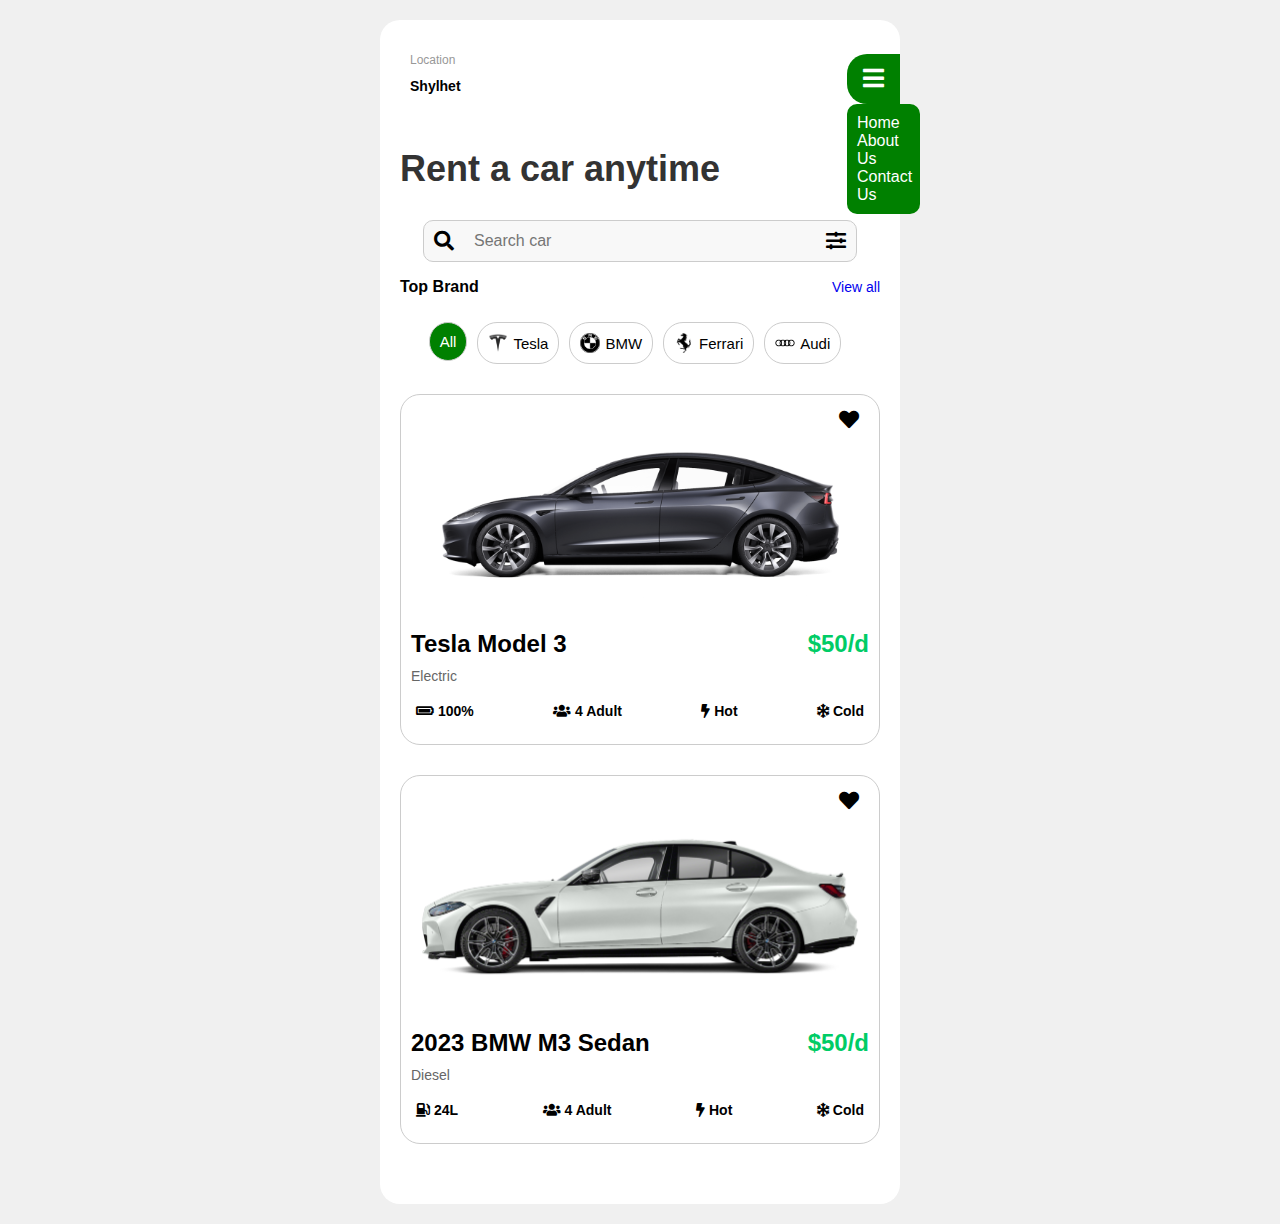
<file: RentCar/index.html>
<!DOCTYPE html>
<html lang="en">
<head>
    <meta charset="UTF-8">
    <meta name="viewport" content="width=device-width, initial-scale=1.0">
    <link rel="stylesheet" href="style.css">
    <link rel="stylesheet" href="https://cdnjs.cloudflare.com/ajax/libs/font-awesome/5.15.3/css/all.min.css">
    <title>Car Rental</title>
</head>
<body>
    <div class="container">
        <div class="header">
            <div class="location">
                <span>Location</span>
                <p>Shylhet</p>
            </div>
            <div class="navbar">
                <button class="navbar-toggle" onclick="toggleNavbar()">
                    <i class="fas fa-bars"></i>
                </button>
                <div class="navbar-menu" id="navbar-menu">
                    <a href="#" class="navbar-link">Home</a>
                    <a href="#" class="navbar-link">About Us</a>
                    <a href="#" class="navbar-link">Contact Us</a>
                </div>
            </div>
        </div>
        <h1>Rent a car anytime</h1>
        <div class="search-box">
            <button class="search-btn">
                <i class="fas fa-search"></i>
            </button>
            <input type="text" class="search-input" placeholder="Search car">
            <button class="filter-btn">
                <i class="fas fa-sliders-h"></i>
            </button>
        </div>
          
        <div class="top-brand">
            <p>Top Brand</p>
            <a href="#" class="view-all">View all</a>
          </div>
        <div class="brands">
            <div class="brand-item">
                <button class="brand-btn">All</button>
            </div>
            <div class="brand-item">
                <button class="brand-btn"><img src="tesla-logo.png" alt="Tesla">Tesla</button>
            </div>
            <div class="brand-item">
                <button class="brand-btn"><img src="bmw-logo.png" alt="BMW">BMW</button>
            </div>
            <div class="brand-item">
                <button class="brand-btn"><img src="ferrari-logo.png" alt="Ferrari">Ferrari</button>
            </div>
            <div class="brand-item">
                <button class="brand-btn"><img src="audi-logo.png" alt="Audi">Audi</button>
            </div>
        </div>
        <div class="car-info">
            <div class="car-card">
                <img src="tesla-model3.png" alt="Tesla Model 3">
                <i class="fas fa-heart"></i>
                <h2>Tesla Model 3<span>$50/d</span></h2>
                <div class="type">
                    <span>Electric</span>
                </div>
                <div class="icon-car">
                    <div class="icon-container">
                        <p><i class="fas fa-battery-full"></i> 100%</p>
                    </div>
                    <div class="icon-container">
                        <p><i class="fas fa-users"></i> 4 Adult</p>
                    </div>
                    <div class="icon-container">
                        <p><i class="fas fa-bolt"></i> Hot</p>
                    </div>
                    <div class="icon-container">
                        <p><i class="fas fa-snowflake"></i> Cold</p>
                    </div>
                </div>
            </div>
            <div class="car-card">
                <img src="bmw-m3.png" alt="2023 BMW M3 Sedan">
                <i class="fas fa-heart"></i>
                <h2>2023 BMW M3 Sedan<span>$50/d</span></h2>
                <div class="type">
                    <span>Diesel</span>
                </div>
                <div class="icon-car">
                    <div class="icon-container">
                        <p><i class="fas fa-gas-pump"></i> 24L</p>
                    </div>
                    <div class="icon-container">
                        <p><i class="fas fa-users"></i> 4 Adult</p>
                    </div>
                    <div class="icon-container">
                        <p><i class="fas fa-bolt"></i> Hot</p>
                    </div>
                    <div class="icon-container">
                        <p><i class="fas fa-snowflake"></i> Cold</p>
                    </div>
                </div>
            </div>
        </div>
    </div>
</body>
</html>
</file>
<file: RentCar/style.css>
body {
    font-family: Arial, sans-serif;
    margin: 0;
    padding: 0;
    background-color: #f0f0f0;
  }

  .container {
    max-width: 480px;
    margin: 0 auto;
    margin-top: 20px;
    margin-bottom: 20px;
    padding: 20px;
    background-color: #ffff;
    border-radius: 20px;
    position: relative;
  }

  .navbar {
    background-color: green;
    padding: 10px;
    display: flex;
    justify-content: flex-end; 
    align-items: center;
    border-top-left-radius: 20px; 
    border-bottom-left-radius: 20px; 
    position: absolute; 
    right: 0; 
  }

  .navbar-toggle {
    background: none;
    border: none;
    cursor: pointer;
    color: white;
    font-size: 24px;
  }

  .navbar-menu {
    display: none;
    flex-direction: column;
    position: absolute;
    top: 50px;
    left: 0;
    width: 100%;
    background-color: green;
    padding: 10px;
    border-radius: 10px;
  }

  .navbar-link {
    color: white;
    text-decoration: none;
    margin-bottom: 10px;
  }

  @media (min-width: 768px) {
    .navbar-menu {
        display: flex;
    }

    .navbar-link {
        margin-bottom: 0;
    }
  }

  .header {
    display: flex;
    justify-content: space-between;
    align-items: center;
    margin-bottom: 30px;
  }

  .header .location {
    padding: 10px;
    border-radius: 5px;
  }

  .header .location span {
    font-size: 12px;
    margin-bottom: 10px;
    color: #989898;
    
  }

  .header .location p {
    font-size: 14px;
    margin-top: 10px;
    font-weight: bold;
  }

  h1 {
    font-size: 36px;
    font-weight: bold;
    margin-bottom: 30px;
    color: #333;
  }

  .search-box {
    display: flex;
    align-items: center;
    max-width: 90%; 
    margin: 0 auto;
    border: 1px solid #ccc;
    border-radius: 5px;
    overflow: hidden; 
    background-color:#F8F8F8;
    border-radius: 10px
  }

  .search-input{
    flex: 1;
    border: none;
    padding: 10px;
    font-size: 16px;
    outline: none;
    background-color:#F8F8F8;
  }

  .search-btn,.filter-btn {
    border: none;
    background: none;
    cursor: pointer;
    padding: 10px;
    transition: background-color 0.3s ease;
  }

  .search-btn i,
  .filter-btn i {
    font-size: 20px;
  }

  .search-btn:hover,
  .filter-btn:hover {
    background-color: #f0f0f0;
  }

  .top-brand {
    display: flex;
    justify-content: space-between;
    align-items: center;
    width: 100%;
    margin-bottom: 10px;
  }

  .top-brand p {
    color: #black;
    font-weight: bold;
  }

  .view-all {
    color: #blue;
    text-decoration: none;
    font-size: 14px;
    margin-left: 10px;
  }
  
  .view-all:hover:after {
    visibility: visible;
    transform: scaleX(1);
  }

  .brands {
    display: flex;
    justify-content: center;
    margin-bottom: 30px;
  }

  .brands .brand-item {
    margin-right: 10px;
  }

  .brands .brand-item .brand-btn {
    display: flex;
    align-items: center;
    justify-content: center;
    padding: 10px;
    background-color: #fff;
    border: 1px solid #ccc;
    border-radius: 20px;
    font-size: 15px;
    cursor: pointer;
    transition: all 0.3s ease;
  }
  
  .brand-item:first-child .brand-btn {
    background-color: green;
    color: #fff;
  }

  .brands .brand-item .brand-btn:hover {
    background-color: #f5f5f5;
    color: #000
  }
  

  .brands .brand-item .brand-btn img {
    width: 20px;
    height: 20px;
    margin-right: 5px;
  }

  .car-info {
    display: flex;
    flex-wrap: wrap;
    justify-content: space-between;
    width: 100%;
    margin-bottom: 10px;
  }
  
  .car-card {
    margin-bottom: 30px;
    border: 1px solid #ccc;
    border-radius: 20px;
    position: relative;
    padding: 10px;
    margin-left: auto;
    margin-right: auto;
    flex-direction: column;
  }
  
  @media (max-width: 768px) {
    .car-card {
      width: 100%;
    }
  }
  
  .car-card img {
    width: 100%;
    border-radius: 10px;
    margin-top: 20px;
  }
  
  .car-card h2 {
    margin-bottom: 5px;
  }
  
  .car-card h2 span {
    margin-left: auto;
    color: #00CC66;
  }
  
  .car-card p {
    margin-bottom: 10px;
  }
  
  .car-card .type {
    margin-top: auto;
  }
  
  .car-card .icon-car {
    margin-top: auto;
  }

  .car-card .fa-heart {
    position: absolute;
    top: 10px;
    right: 10px;
    font-size: 20px;
    padding-right: 10px;
    margin-top: 5px;
  }

  .car-card h2 {
    display: flex;
    justify-content: space-between;
    align-items: center;
    margin-bottom: 5px;
  }

  .car-card h2 span {
    margin-left: auto;
    color: #00CC66;
  }

  .type {
    display: flex;
    align-items: center;}

  .type span {
    font-size:14px;
    margin-top: 5px;
    color:#666;
  }

  .car-card p {
    font-size: 14px;
    color: #black;
    margin-bottom: 10px;
    font-weight: bold;
  }
  .icon-car {
    display: flex;
    justify-content: space-between;
    margin-top: 10px;
  }
  
  .icon-container {
    display: flex;
    align-items: center;
    padding: 5px;
  }
</file>
